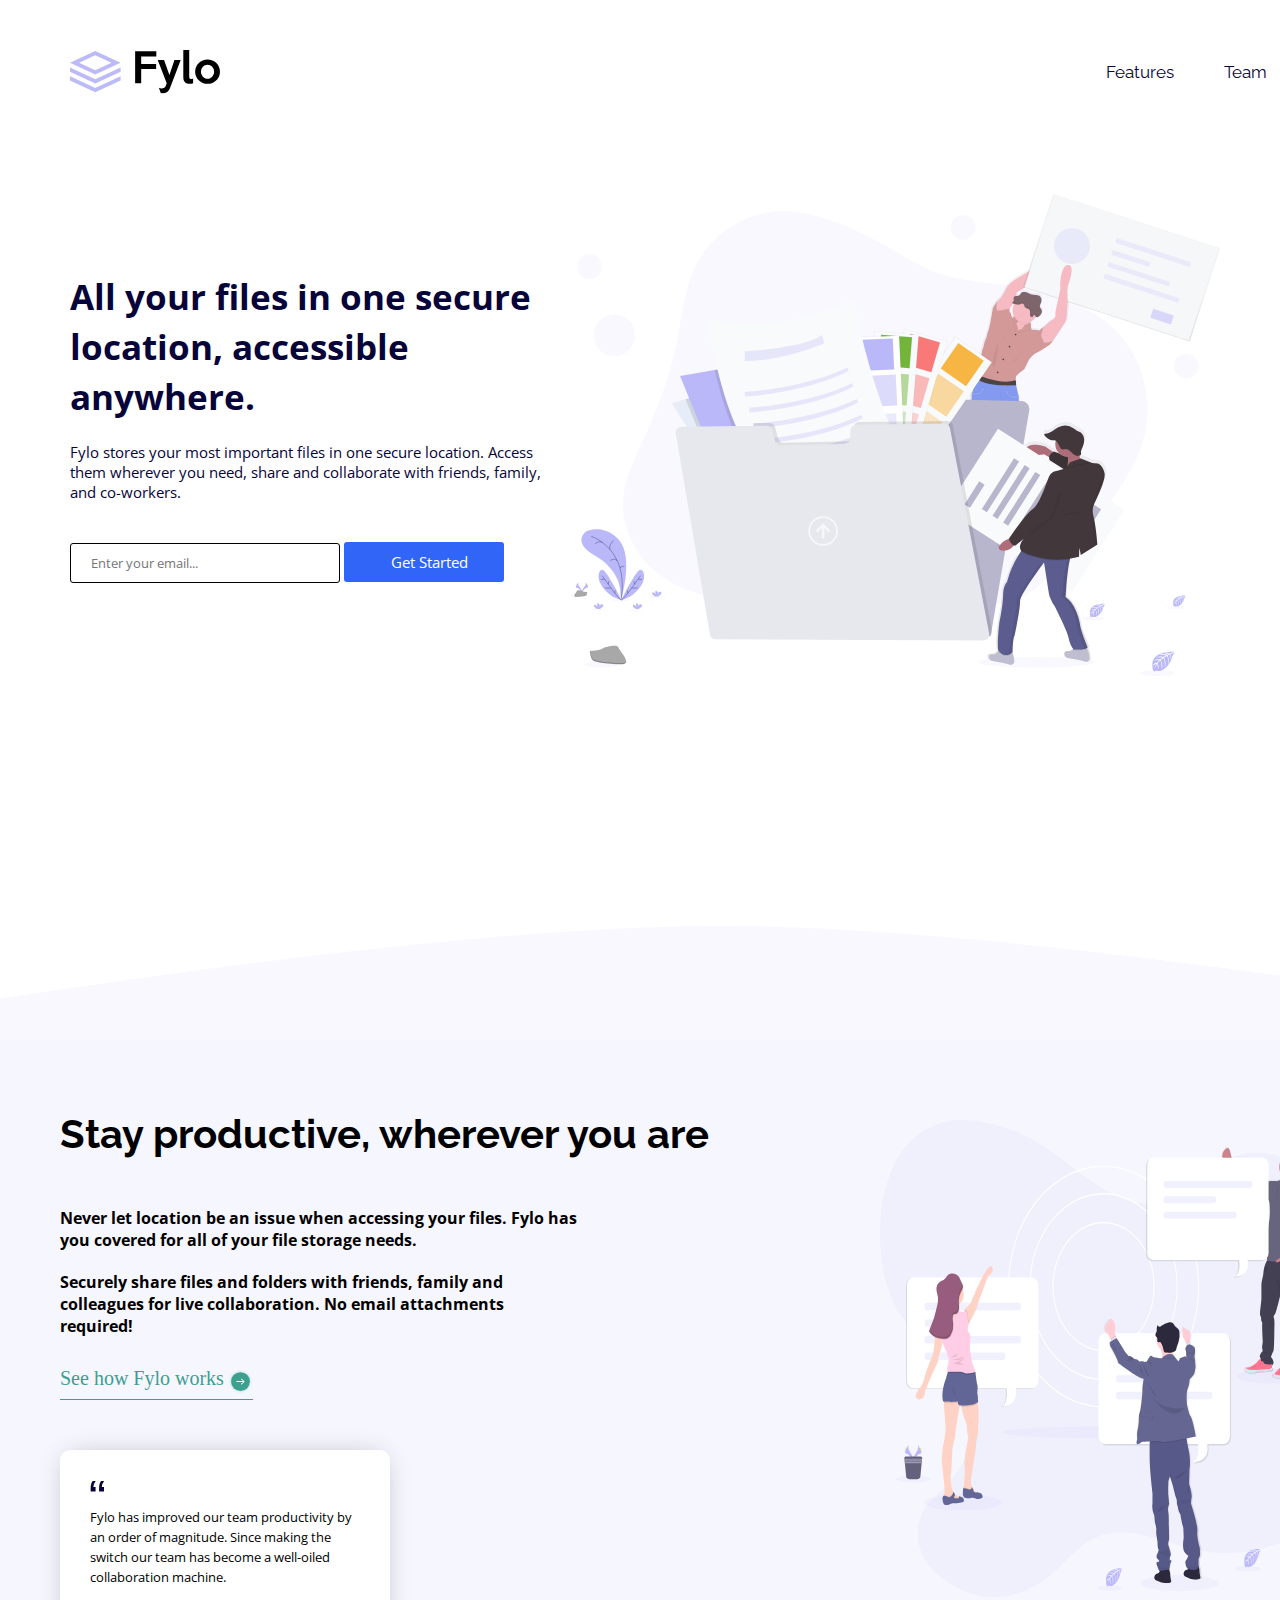
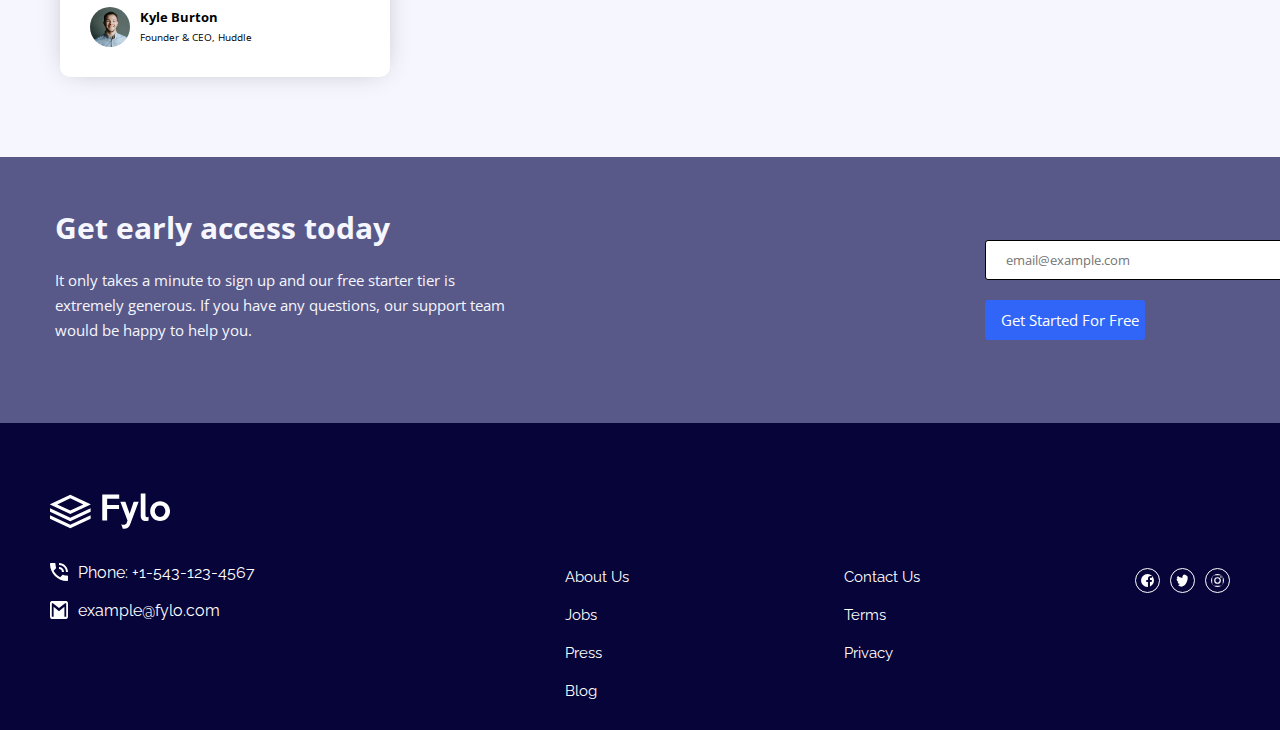
<file: frontendmentor-fylo_lp/index.html>
<!DOCTYPE html>
<html lang="en">
<head>
  <meta charset="UTF-8">
  <meta name="viewport" content="width=device-width, initial-scale=1.0"> <!-- displays site properly based on user's device -->
  <link rel="stylesheet" href="./style.css">
  <link rel="icon" type="image/png" sizes="32x32" href="./images/favicon-32x32.png">
  
  <title>Frontend Mentor | Fylo landing page with two column layout</title>

  <!-- Feel free to remove these styles or customise in your own stylesheet 👍 -->
  <style>
    .attribution { font-size: 11px; text-align: center; }
    .attribution a { color: hsl(228, 45%, 44%); }
  </style>
</head>
<body>
  <header>
    <nav>
      <img src="./images/logo.svg" alt="Logo da Loopstudios" class="hero-logo">
      <ul>
        <li class="nav-items"><a href="#features">Features</a></li>
        <li class="nav-items"><a href="#team">Team</a></li>
        <li class="nav-items"><a href="#signin">Sign In</a></li>
      </ul>
    </nav>
  </header>
  <!--Header-->
    
    <div id="features" class="file-section">
    <img src="./images/illustration-1.svg" alt="Pasta de arquivos">
    <div>
    <h1>All your files in one secure location, accessible anywhere.</h1>
    <p>
      Fylo stores your most important files in one secure location. 
        Access them wherever you need, share and collaborate with friends, 
        family, and co-workers.
    </p>
    <form action="">
      <input type="text" placeholder="Enter your email...">
      <input type="submit" value="Get Started" id="submit">
    </form>
  </div>
</div>
  <!--file-section-->

  <img src="./images/bg-curve-desktop.svg" alt="" id="color-image-desktop">
  <img src="./images/bg-curve-mobile.svg" alt="" id="color-image-mobile">
  <div id="team" class="stay-productive">
    <img src="./images/illustration-2.svg" alt="balões de conversa">
    <div>
      <h2>Stay productive, wherever you are</h2>
      <p>Never let location be an issue when accessing your files. Fylo has you 
        covered for all of your file storage needs.</p>
      <p>Securely share files and folders with friends, family and colleagues for live collaboration.
        No email attachments required!
      </p>
      <div class="link">
        <a href="#">See how Fylo works</a>
        <img src="./images/icon-arrow.svg" alt="seta para direita">
      </div>
      <div class="comment-content">
        <img src="./images/icon-quotes.svg" alt="">
        <p>Fylo has improved our team productivity by an order of magnitude. Since 
          making the switch our team has become a well-oiled collaboration machine.</p>
        <div class="comment-profile">
          <img src="./images/avatar-testimonial.jpg" alt="">
          <div class="comment-name">
            <p>Kyle Burton</p>
            <p id="small-text">Founder & CEO, Huddle</p>
          </div>
        </div>
      </div>
    </div>
  </div>
  <!--Stay-productive-->

  <div id="signin" class="sign-up">
    <div>
      <h3>Get early access today</h3>
      <p>It only takes a minute to sign up and our free starter tier is extremely generous. 
        If you have any questions, our support team would be happy to help you.
      </p>
    </div>
    <form action="">
      <input type="text" placeholder="email@example.com">
      <input type="submit" value="Get Started For Free" id="submit">
    </form>   
  </div>
  <!--sign-up-->

  <footer>
    <div>
      <img src="./images/white-logo.svg" alt="Logo Fylo">
      <div class="footer-contact">
        <div class="contact"><img src="./images/icon-phone.svg" alt="telefone"><p>Phone: +1-543-123-4567</p></div>
        <div class="contact"><img src="./images/icon-email.svg" alt="email"><p>example@fylo.com</p></div>
      </div>
    </div>

    <div class="footer-links">
      <ul>
        <li><a href="#">About Us</a></li>
        <li><a href="#">Jobs</a></li>
        <li><a href="#">Press</a></li>
        <li><a href="#">Blog</a></li>
      </ul>
    </div>
    <div class="footer-links">
      <ul>
        <li><a href="#">Contact Us</a></li>
        <li><a href="#">Terms</a></li>
        <li><a href="#">Privacy</a></li>
      </ul>
    </div>

    <div class="footer-social-network">
      <a href="#"><img src="./images/icon-facebook.svg" alt="icon-facebook"></a>
      <a href="#"><img src="./images/icon-twitter.svg" alt="icon-twitter"></a>
      <a href="#"><img src="./images/icon-instagram.svg" alt="icon-instagram"></a>
    </div>
  </footer>
  <!--Footer-->
<!--

  <footer>
    <p class="attribution">
      Challenge by <a href="https://www.frontendmentor.io?ref=challenge" target="_blank">Frontend Mentor</a>. 
      Coded by <a href="#">Your Name Here</a>.
    </p>
  </footer>
 

--> 
</body>
</html>
</file>
<file: frontendmentor-fylo_lp/style.css>
@import url('https://fonts.googleapis.com/css2?family=Raleway:wght@400;700&display=swap');
@import url('https://fonts.googleapis.com/css2?family=Open+Sans&display=swap');

* {
    box-sizing: border-box;
    margin: 0px;
    padding: 0px;
}

body{
    width: 375px;
    height: 100vh;
    display: flex;
    align-items: center;
    flex-direction: column;
}
header{
    margin-bottom: 100px;
}
nav{
    width: 330px;
    display: flex;
    flex-direction: row;
    justify-content: space-between;
    align-items: center;
    margin-top: 20px;
    font-family: 'Raleway', sans-serif;
    font-weight: 400;
}
nav img{
    width: 80px;
}

ul{
    list-style-type: none;
    display: flex;
    justify-content: space-between;
    font-size: 15px;
}

ul li a{
    text-decoration: none;
    color: hsl(243, 87%, 12%);
}

.nav-items{
    margin-left: 20px;
}

ul li a:hover{
    color:purple;
}

#color-image-desktop{
    display: none;
}

.file-section{
    width: 350px;
    display: flex;
    align-items: center;
    text-align: center;
    flex-direction: column;
    margin-bottom: 80px;
}
.file-section img{
    width: 300px;
    margin-bottom: 25px;
}

.file-section h1{
    font-family: 'Open Sans', sans-serif;
    font-size: 25px;
    line-height: 35px;
    color: hsl(243, 87%, 12%);
    margin-bottom: 20px;
}

.file-section p{
    font-family: 'Open Sans', sans-serif;
    color: hsl(243, 87%, 12%);
    font-size: 15px;
    padding-left: 10px;
    padding-right: 10px;
    margin-bottom: 20px;
}

.file-section input{
    width: 300px;
    height: 40px;
    color: hsl(0, 0%, 75%);
    margin-bottom: 15px;
    padding-left: 20px;
    border-radius: 5px;
    border:1px solid black;
    font-family: 'Open Sans', sans-serif;
}

#submit{
    margin-bottom: 0px;
    padding-left: 0px;
    background-color: hsl(224, 93%, 58%);
    border: none;
    color: white;
    font-size: 15px;
}

.stay-productive{
    width: 375px;
    display: flex;
    align-items: center;
    text-align: center;
    flex-direction: column;
    background-color: hsl(240, 75%, 98%);
    padding-bottom: 80px;
    padding-top: 0px;
}

.stay-productive img{
    width:300px;
    margin-bottom: 80px;
}

.stay-productive h2{
    font-family: 'Raleway', sans-serif;
    font-size: 18px;
    font-weight: 700;
    margin-bottom: 30px;
    width: 350px;
}

.stay-productive p{
    width: 340px;
    text-align: left;
    font-family: 'Open Sans', sans-serif;
    font-weight: 400;
    color: gray;
    margin-bottom: 20px;
    font-size: 15px;
    line-height: 22px;
}

.link{
    align-items: center;
    text-align: center;
    flex-direction: row;
    border-bottom: 1px solid hsl(170, 45%, 43%);
    padding-bottom: 5px;
    margin-bottom: 50px;
    margin-top: 30px;
}

.link a{
    text-decoration: none;
    color: hsl(170, 45%, 43%);
}

.link img{
    width: 20px;
    margin-bottom: 0px;
    vertical-align: middle;
}
.comment-content{
    width: 310px;
    height: 200px;
    text-align: left;
    flex-direction: row;
    background-color: white;
    padding: 20px;
    border-radius: 10px;
    -webkit-box-shadow: 0px 0px 29px -9px rgba(0,0,0,0.31);
    -moz-box-shadow: 0px 0px 29px -9px rgba(0,0,0,0.31);
    box-shadow: 0px 0px 29px -9px rgba(0,0,0,0.31)
}
.comment-content img{
    width: 15px;
    margin-bottom: 10px;
}

.comment-content p{
    font-size: 12px;
    width: auto;
    color: black;
    line-height: 20px;
    color: hsl(238, 22%, 44%);
}

.comment-profile{
    display: flex;
    flex-direction: row;
}

.comment-profile img{
    width: 40px;
    height: 40px;
    border-radius: 50%;
}

.comment-name{
    padding-left: 10px;
    display: flex;
    flex-direction: column;
}
.comment-name p{
    margin: 0px;
    font-size: 12px;
    font-weight: bolder;
}

#small-text{
    font-size: 10px;
    font-weight: normal;
}

.sign-up{
    width: 375px;
    display: flex;
    align-items: center;
    text-align: center;
    flex-direction: column;
    background-color: hsl(238, 22%, 44%);
    color: hsl(240, 75%, 98%);
    padding: 50px 0px 100px 0px;
}

.sign-up h3{
    font-family: 'Open Sans', sans-serif; 
    margin-bottom: 20px;
}

.sign-up p{
    width: 300px;
    font-family: 'Open Sans', sans-serif;
    font-size: 15px;
    line-height: 20px;
    margin-bottom: 30px;
}

.sign-up input{
    width: 260px;
    height: 40px;
    color: hsl(0, 0%, 75%);
    margin-bottom: 10px;
    padding-left: 20px;
    border-radius: 3px;
    border: 1px solid black;
    font-family: 'Open Sans', sans-serif;
}

footer{
    width: 100%;
    background-color: hsl(243, 87%, 12%);
    display: flex;
    flex-direction: column;
    padding: 50px 30px 10px 30px;
    color: white;
    font-family: 'Raleway', sans-serif;
}
footer img{
    width: 170px;
    margin-bottom: 30px;
}

.footer-contact{
    display: flex;
    flex-direction: column;
    width: 300px;
}

.contact{
    width: 100%;
    display: flex;
    flex-direction: row;
    margin-bottom: 5px;
}

.footer-contact img{
    width: 18px;
    height: 18px;
    margin-right: 10px;
    margin-bottom: 10px;
}

.footer-links{
    display: flex;
    margin-top: 40px;
}

.footer-links ul{
    display: flex;
    flex-direction: column;
}
.footer-links li{
    margin-bottom: 20px;
}

.footer-links a{
    width: 100%;
    text-decoration: none;
    color: white;
}

.footer-social-network{
    display: flex;
    justify-content: center;
}

.footer-social-network a img{
    padding: 5px;
    width: 25px;
    height: 25px;
    border: 1px solid white;
    border-radius: 50%;
    margin-right: 10px;
}

@media (min-width: 600px){
    body{
        width: 1440px;
    }

    nav{
        width: 1300px;
        justify-content: space-between;
        margin-top: 50px;
    }

    nav img{
        width: 150px;
    }

    .nav-items{
        margin-left: 50px;
        font-size: 17px;
    }

    .file-section{
        width: 1300px;
        flex-direction: row;
        text-align: left;
        margin-bottom: 250px;
        
        
    }
    .file-section img{
        order: 1;
        width: 650px;
        margin-bottom: 0px;
    }

    .file-section h1{
        width: 500px;
        font-size: 35px;
        margin-bottom: 20px;
        line-height: 50px;
    }

    .file-section p{
        padding: 0px;
        width: 500px;
    }

    .file-section input{
        width: 270px;
        border-radius: 3px;
    }

    #submit{
        width: 160px;
        margin-left: 10px;
    }

    #color-image-desktop{
        display: inline;
        width: 1440px;
    }

    #color-image-mobile{
        display: none;
    }
    
    .stay-productive{
        order: 0;
        width: 1440px;
        align-items: unset;
        text-align: left;
        flex-direction: row;
        justify-content: space-around;
        padding-top: 70px;
    }

    .stay-productive img{
        order: 1;
        width:500px;
        margin-bottom: 80px;
        margin-top: 10px;
    }

    .stay-productive h2{
        width: 700px;
        font-size: 40px; 
        margin-bottom: 50px;
    }

    .stay-productive p{
        width: 520px;
        color: black;
        font-size: 16px;
        font-family: 'Open Sans', sans-serif;
        font-weight: 700;
    }

    .link{
        order: 2;
        text-align: left;
        width: 193px;
        vertical-align: middle;
    }

    .link a{
        text-decoration: none;
        color: hsl(170, 45%, 43%);
        font-size: 20px;
    }

    .link img{
        order: 2;
        width: 25px;
        margin-bottom: 0px;
        margin-top: 0px;
        vertical-align: middle;
    }

    .comment-content{
        order: 4;
        width: 330px;
        padding: 20px 30px 30px  30px;
        height: auto;
    }

    .comment-content p{
        font-size: 13px;
        width: auto;
        color: black;
        line-height: 20px;
        font-weight: 400;
    }

    .comment-content img{
        width: 15px;
        margin-bottom: 10px;
    }

    .comment-profile img{
        order: 1;
        width: 40px;
        height: 40px;
        border-radius: 50%;
        margin: 0px;
    }

    .comment-name{
        order: 2;
        padding-left: 10px;
        display: flex;
        flex-direction: column;
    }

    .comment-name p{
        margin: 0px;
        font-weight: bolder;
    }

    .sign-up{
        display: flex;
        width: 1440px;
        flex-direction: row;
        justify-content: space-between;
        text-align: left;
        padding: 50px 55px 50px 55px;
        vertical-align: middle;
    }

    .sign-up h3{
        width: 400px;
        font-size: 30px;
        font-family: 'Open Sans', sans-serif; 
        margin-bottom: 20px;
    }

    .sign-up p{
        width: 470px;
        font-family: 'Open Sans', sans-serif;
        font-size: 15px;
        line-height: 25px;
        margin-bottom: 30px;
    }

    .sign-up input{
        display: flex;
        width: 400px;
    }

    #submit{
        margin-top: 20px;
        margin-left: 0px;
        padding-left: 10px;
    }
    
    footer{
        flex-direction: row;
        justify-content: space-between;
        padding: 70px 200px 10px 50px;
    }

    footer img{
        width: 120px;
    }

    .contact{
        margin-bottom: 10px;
    }

    .footer-links{
        display: flex;
        margin-top: 75px;
    }

    .footer-links ul{
        justify-content: normal;
    }

    .footer-social-network{
        margin-top: 75px;
    }
}
</file>
